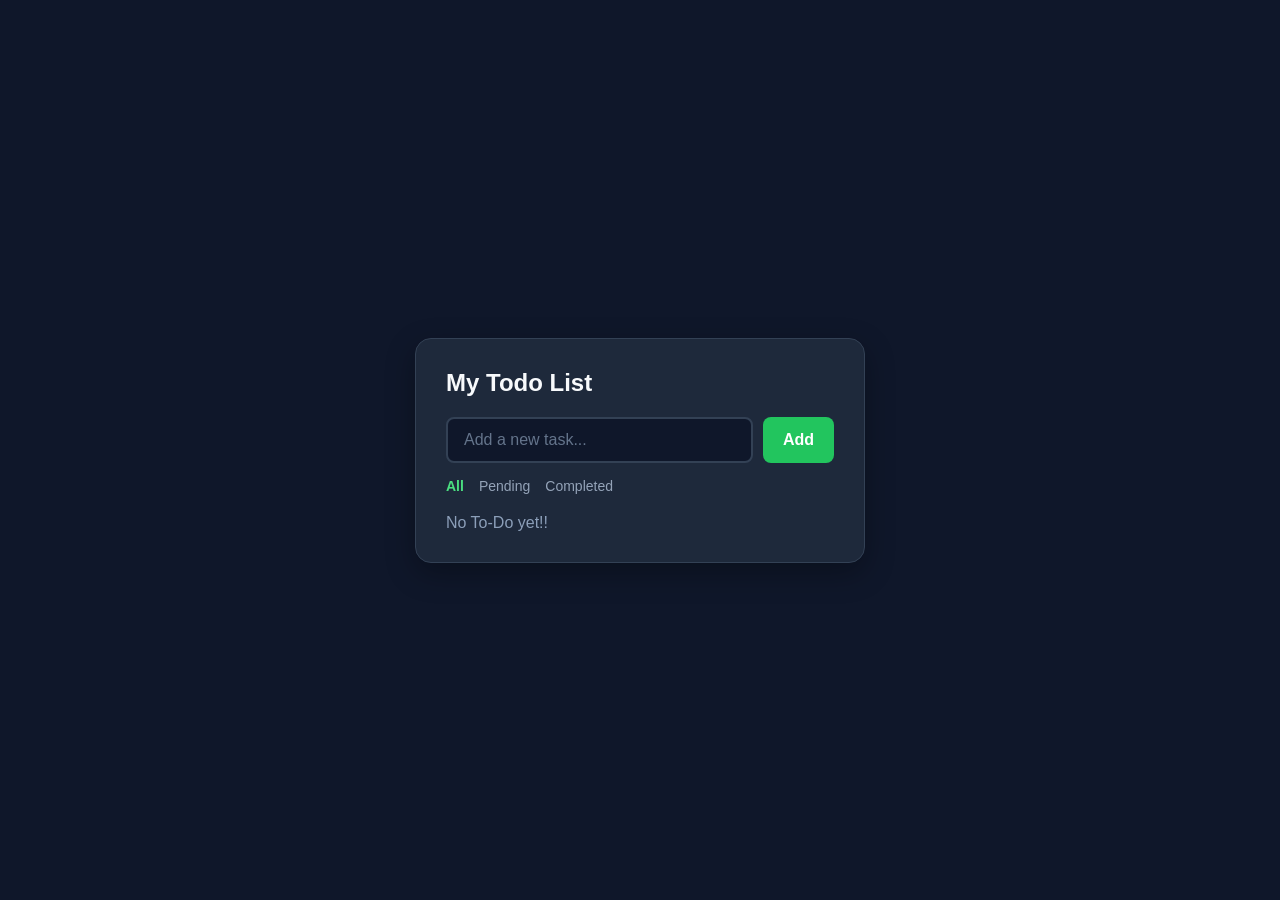
<file: 06. To-Do List JS (Local Storage)/index.html>
<!DOCTYPE html>
<html lang="en">

<head>
    <meta charset="UTF-8">
    <meta name="viewport" content="width=device-width, initial-scale=1.0">
    <title>Minimalist To-Do App</title>
    <link rel="stylesheet" href="style.css">
</head>

<body>

    <div class="todo-container">
        <h2>My Todo List</h2>

        <div id="error-msg" class="error-container">
            <span class="error-text">Please fill out the input field!!</span>
            <button class="error-close-btn">&times;</button>
        </div>

        <div class="todo-input-area">
            <input type="text" id="todo-input" placeholder="Add a new task..." autocomplete="off">
            <button id="add-btn">Add</button>
        </div>

        <div class="todo-filters">
            <span class="filter-btn active" data-filter="all">All</span>
            <span class="filter-btn" data-filter="pending">Pending</span>
            <span class="filter-btn" data-filter="completed">Completed</span>
        </div>

        <ul id="todo-list">
        </ul>
    </div>

</body>
    <script src="main.js"></script>
</html>
</file>
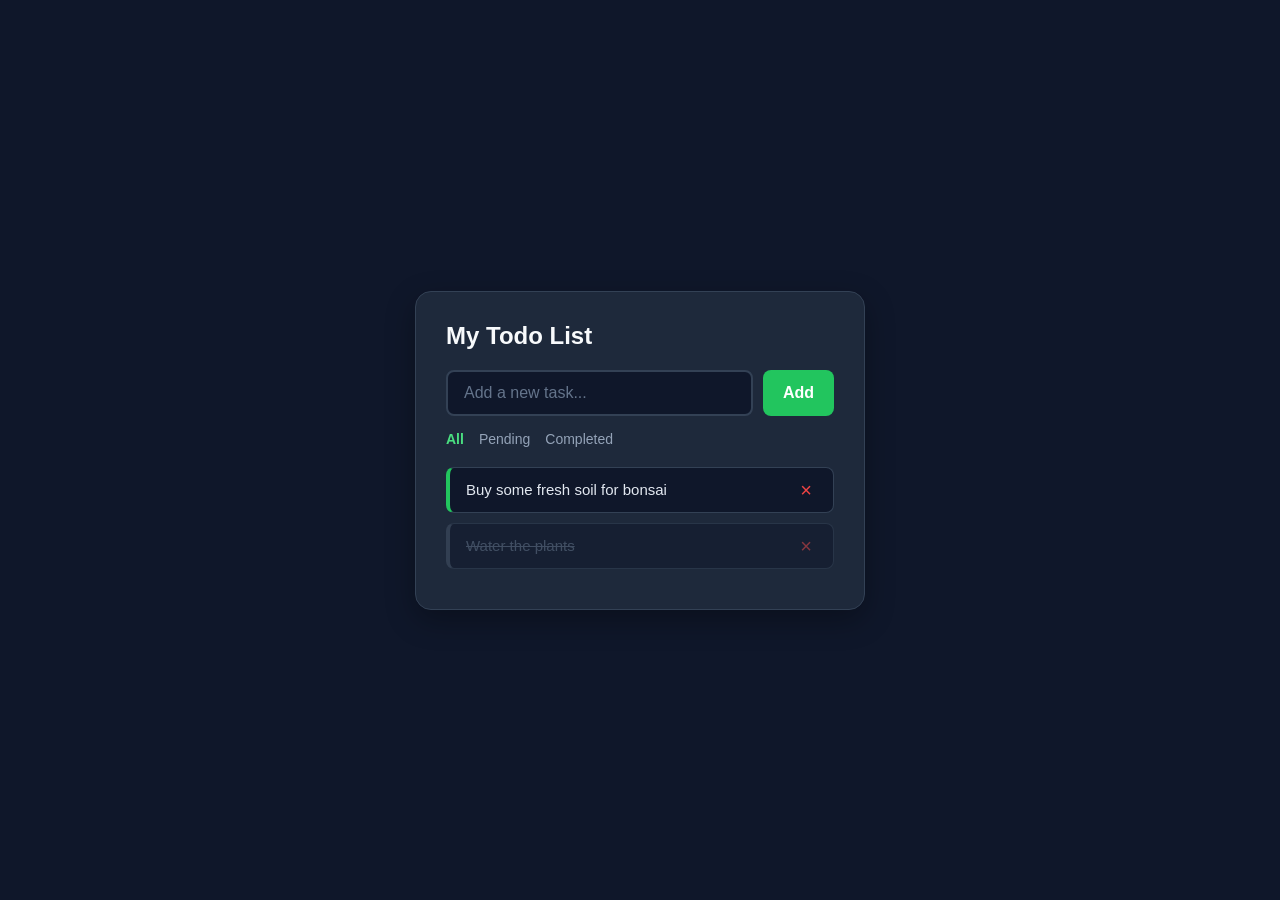
<file: 06. To-Do List JS/index.html>
<!DOCTYPE html>
<html lang="en">

<head>
    <meta charset="UTF-8">
    <meta name="viewport" content="width=device-width, initial-scale=1.0">
    <title>Minimalist To-Do App</title>
    <link rel="stylesheet" href="style.css">
</head>

<body>

    <div class="todo-container">
        <h2>My Todo List</h2>

        <div id="error-msg" class="error-container">
            <span class="error-text">Please fill out the input field!!</span>
            <button class="error-close-btn">&times;</button>
        </div>

        <div class="todo-input-area">
            <input type="text" id="todo-input" placeholder="Add a new task..." autocomplete="off">
            <button id="add-btn">Add</button>
        </div>

        <div class="todo-filters">
            <span class="filter-btn active" data-filter="all">All</span>
            <span class="filter-btn" data-filter="pending">Pending</span>
            <span class="filter-btn" data-filter="completed">Completed</span>
        </div>

        <ul id="todo-list">
            <li class="todo-item">
                <span class="task-text">Buy some fresh soil for bonsai</span>
                <button class="delete-btn">&times;</button>
            </li>

            <li class="todo-item completed">
                <span class="task-text">Water the plants</span>
                <button class="delete-btn">&times;</button>
            </li>
        </ul>
    </div>

</body>
    <script src="main.js"></script>
</html>
</file>
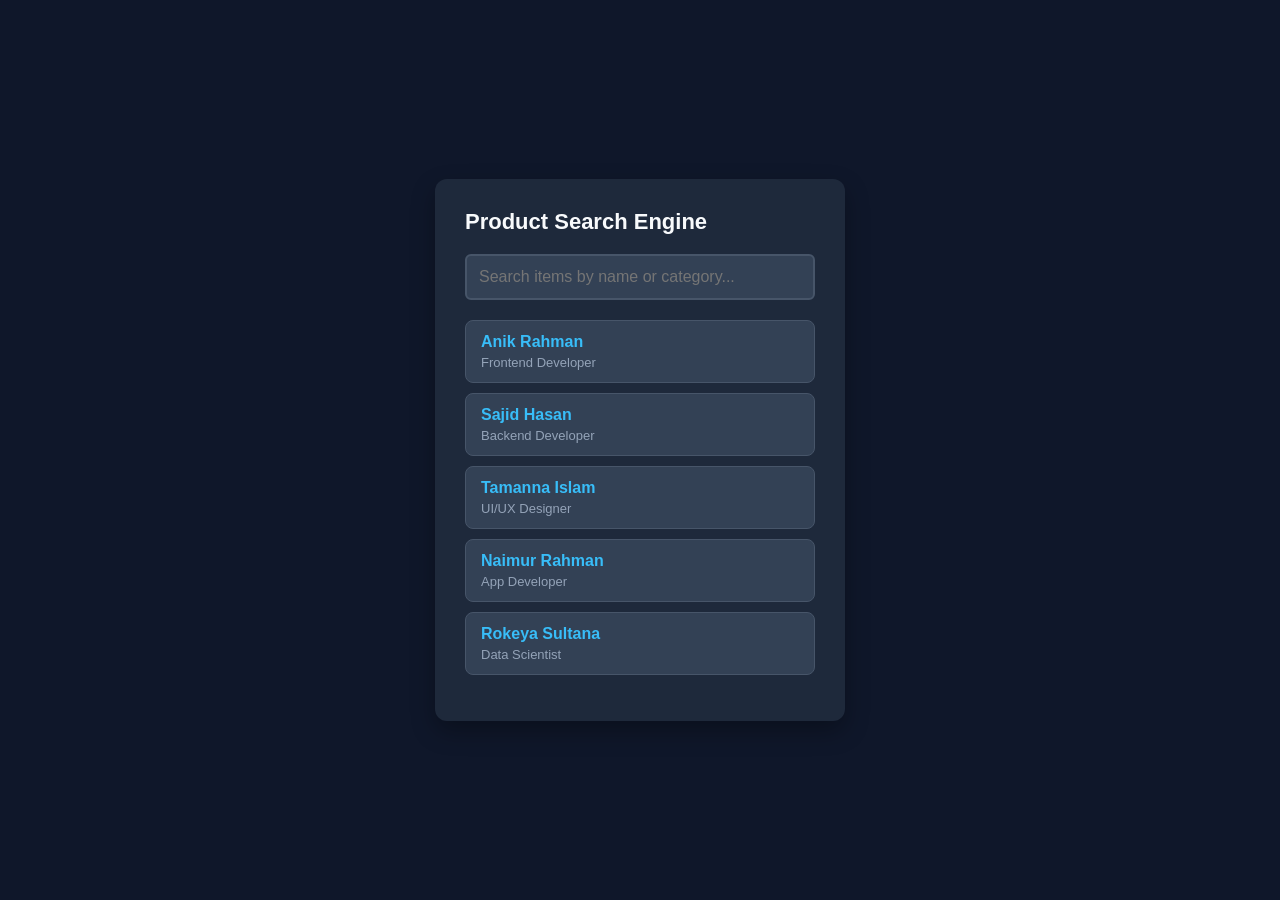
<file: 07. JS Search Feature/index.html>
<!DOCTYPE html>
<html lang="en">

<head>
    <meta charset="UTF-8">
    <meta name="viewport" content="width=device-width, initial-scale=1.0">
    <title>JavaScript Search Feature</title>
    <link rel="stylesheet" href="style.css">
</head>

<body>

    <div class="search-container">
        <h2>Product Search Engine</h2>
        <input type="text" id="searchInput" placeholder="Search items by name or category...">

        <ul id="userList"></ul>
    </div>

    <script src="main.js"></script>
</body>

</html>
</file>
<file: 06. To-Do List JS (Local Storage)/style.css>
/* Reset and Base Styles */
* {
    margin: 0;
    padding: 0;
    box-sizing: border-box;
    font-family: 'Segoe UI', Tahoma, Geneva, Verdana, sans-serif;
}

body {
    background-color: #0f172a;
    /* Deep Dark Slate */
    display: flex;
    justify-content: center;
    align-items: center;
    min-height: 100vh;
    padding: 20px;
}

/* Container Card */
.todo-container {
    background: #1e293b;
    /* Charcoal Dark */
    padding: 30px;
    border-radius: 16px;
    box-shadow: 0 10px 30px rgba(0, 0, 0, 0.3);
    width: 100%;
    max-width: 450px;
    border: 1px solid #334155;
}

h2 {
    color: #f8fafc;
    margin-bottom: 20px;
    font-weight: 600;
}

/* Input Area */
.todo-input-area {
    display: flex;
    gap: 10px;
    margin-bottom: 15px;
}

#todo-input {
    flex: 1;
    padding: 12px 16px;
    background-color: #0f172a;
    border: 2px solid #334155;
    border-radius: 8px;
    font-size: 16px;
    color: #f8fafc;
    outline: none;
    transition: border-color 0.2s;
}

#todo-input::placeholder {
    color: #64748b;
}

#todo-input:focus {
    border-color: #4ade80;
    /* Neon Green Tint */
}

#add-btn {
    background-color: #22c55e;
    color: #ffffff;
    border: none;
    padding: 0 20px;
    border-radius: 8px;
    font-size: 16px;
    font-weight: bold;
    cursor: pointer;
    transition: background 0.2s;
}

#add-btn:hover {
    background-color: #16a34a;
}

/* Filters */
.todo-filters {
    display: flex;
    gap: 15px;
    margin-bottom: 20px;
    font-size: 14px;
    color: #94a3b8;
}

.filter-btn {
    cursor: pointer;
    transition: color 0.2s;
}

.filter-btn.active,
.filter-btn:hover {
    color: #4ade80;
    font-weight: 600;
}

/* Todo List Items */
#todo-list {
    list-style: none;
    max-height: 300px;
    overflow-y: auto;
}

/* Custom Scrollbar for list */
#todo-list::-webkit-scrollbar {
    width: 6px;
}

#todo-list::-webkit-scrollbar-thumb {
    background: #334155;
    border-radius: 4px;
}

.todo-item {
    display: flex;
    justify-content: space-between;
    align-items: center;
    padding: 12px 16px;
    background: #0f172a;
    border-radius: 8px;
    margin-bottom: 10px;
    border-left: 4px solid #22c55e;
    border-top: 1px solid #334155;
    border-right: 1px solid #334155;
    border-bottom: 1px solid #334155;
    transition: all 0.2s ease;
}

.todo-item:hover {
    transform: translateY(-1px);
    background: #1e293b;
    box-shadow: 0 4px 12px rgba(0, 0, 0, 0.2);
}

.task-text {
    color: #e2e8f0;
    font-size: 15px;
    cursor: pointer;
    flex: 1;
}

/* Completed Task State (JS trigger) */
.todo-item.completed {
    border-left-color: #475569;
    opacity: 0.5;
}

.todo-item.completed .task-text {
    text-decoration: line-through;
    color: #64748b;
}

.todo-item.hide {
    display: none;
}

/* Delete Button */
.delete-btn {
    background: none;
    border: none;
    color: #ef4444;
    /* Alert Red */
    font-size: 20px;
    cursor: pointer;
    padding: 0 5px;
    line-height: 1;
    transition: transform 0.1s;
}

.delete-btn:hover {
    transform: scale(1.2);
}

/* Err Message */
.error-container {
    display: none;
    align-items: center;
    justify-content: space-between;
    background-color: rgba(239, 68, 68, 0.15);
    border: 1px solid #ef4444;
    padding: 10px 14px;
    border-radius: 8px;
    margin-bottom: 15px;
}
.error-container.show {
    animation: shake 0.4s ease-in-out;
    display: flex;
}

.error-text {
    color: #fca5a5;
    font-size: 14px;
    font-weight: 500;
}

.error-close-btn {
    background: none;
    border: none;
    color: #fca5a5;
    font-size: 18px;
    cursor: pointer;
    line-height: 1;
    transition: color 0.2s;
}

.error-close-btn:hover {
    color: #ef4444;
}

/* Shake Animation Keyframes */
@keyframes shake {

    0%,
    100% {
        transform: translateX(0);
    }

    25% {
        transform: translateX(-6px);
    }

    50% {
        transform: translateX(6px);
    }

    75% {
        transform: translateX(-4px);
    }
}
</file>
<file: 06. To-Do List JS/style.css>
/* Reset and Base Styles */
* {
    margin: 0;
    padding: 0;
    box-sizing: border-box;
    font-family: 'Segoe UI', Tahoma, Geneva, Verdana, sans-serif;
}

body {
    background-color: #0f172a;
    /* Deep Dark Slate */
    display: flex;
    justify-content: center;
    align-items: center;
    min-height: 100vh;
    padding: 20px;
}

/* Container Card */
.todo-container {
    background: #1e293b;
    /* Charcoal Dark */
    padding: 30px;
    border-radius: 16px;
    box-shadow: 0 10px 30px rgba(0, 0, 0, 0.3);
    width: 100%;
    max-width: 450px;
    border: 1px solid #334155;
}

h2 {
    color: #f8fafc;
    margin-bottom: 20px;
    font-weight: 600;
}

/* Input Area */
.todo-input-area {
    display: flex;
    gap: 10px;
    margin-bottom: 15px;
}

#todo-input {
    flex: 1;
    padding: 12px 16px;
    background-color: #0f172a;
    border: 2px solid #334155;
    border-radius: 8px;
    font-size: 16px;
    color: #f8fafc;
    outline: none;
    transition: border-color 0.2s;
}

#todo-input::placeholder {
    color: #64748b;
}

#todo-input:focus {
    border-color: #4ade80;
    /* Neon Green Tint */
}

#add-btn {
    background-color: #22c55e;
    color: #ffffff;
    border: none;
    padding: 0 20px;
    border-radius: 8px;
    font-size: 16px;
    font-weight: bold;
    cursor: pointer;
    transition: background 0.2s;
}

#add-btn:hover {
    background-color: #16a34a;
}

/* Filters */
.todo-filters {
    display: flex;
    gap: 15px;
    margin-bottom: 20px;
    font-size: 14px;
    color: #94a3b8;
}

.filter-btn {
    cursor: pointer;
    transition: color 0.2s;
}

.filter-btn.active,
.filter-btn:hover {
    color: #4ade80;
    font-weight: 600;
}

/* Todo List Items */
#todo-list {
    list-style: none;
    max-height: 300px;
    overflow-y: auto;
}

/* Custom Scrollbar for list */
#todo-list::-webkit-scrollbar {
    width: 6px;
}

#todo-list::-webkit-scrollbar-thumb {
    background: #334155;
    border-radius: 4px;
}

.todo-item {
    display: flex;
    justify-content: space-between;
    align-items: center;
    padding: 12px 16px;
    background: #0f172a;
    border-radius: 8px;
    margin-bottom: 10px;
    border-left: 4px solid #22c55e;
    border-top: 1px solid #334155;
    border-right: 1px solid #334155;
    border-bottom: 1px solid #334155;
    transition: all 0.2s ease;
}

.todo-item:hover {
    transform: translateY(-1px);
    background: #1e293b;
    box-shadow: 0 4px 12px rgba(0, 0, 0, 0.2);
}

.task-text {
    color: #e2e8f0;
    font-size: 15px;
    cursor: pointer;
    flex: 1;
}

/* Completed Task State (JS trigger) */
.todo-item.completed {
    border-left-color: #475569;
    opacity: 0.5;
}

.todo-item.completed .task-text {
    text-decoration: line-through;
    color: #64748b;
}

.todo-item.hide {
    display: none;
}

/* Delete Button */
.delete-btn {
    background: none;
    border: none;
    color: #ef4444;
    /* Alert Red */
    font-size: 20px;
    cursor: pointer;
    padding: 0 5px;
    line-height: 1;
    transition: transform 0.1s;
}

.delete-btn:hover {
    transform: scale(1.2);
}

/* Err Message */
.error-container {
    display: none;
    align-items: center;
    justify-content: space-between;
    background-color: rgba(239, 68, 68, 0.15);
    border: 1px solid #ef4444;
    padding: 10px 14px;
    border-radius: 8px;
    margin-bottom: 15px;
}
.error-container.show {
    animation: shake 0.4s ease-in-out;
    display: flex;
}

.error-text {
    color: #fca5a5;
    font-size: 14px;
    font-weight: 500;
}

.error-close-btn {
    background: none;
    border: none;
    color: #fca5a5;
    font-size: 18px;
    cursor: pointer;
    line-height: 1;
    transition: color 0.2s;
}

.error-close-btn:hover {
    color: #ef4444;
}

/* Shake Animation Keyframes */
@keyframes shake {

    0%,
    100% {
        transform: translateX(0);
    }

    25% {
        transform: translateX(-6px);
    }

    50% {
        transform: translateX(6px);
    }

    75% {
        transform: translateX(-4px);
    }
}
</file>
<file: 07. JS Search Feature/style.css>
body {
    font-family: 'Arial', sans-serif;
    background-color: #0f172a;
    /* Deep dark background */
    display: flex;
    justify-content: center;
    align-items: center;
    height: 100vh;
    margin: 0;
}

.search-container {
    background: #1e293b;
    /* Dark card background */
    padding: 30px;
    border-radius: 12px;
    box-shadow: 0 10px 25px rgba(0, 0, 0, 0.3);
    width: 350px;
}

h2 {
    margin-top: 0;
    color: #f8fafc;
    /* White text */
    font-size: 22px;
}

#searchInput {
    width: 100%;
    padding: 12px;
    background-color: #334155;
    border: 2px solid #475569;
    border-radius: 6px;
    font-size: 16px;
    color: #ffffff;
    box-sizing: border-box;
    transition: border-color 0.3s;
}

#searchInput:focus {
    border-color: #38bdf8;
    /* Sky blue accent */
    outline: none;
}

#userList {
    list-style: none;
    padding: 0;
    margin-top: 20px;
}

/* Sample Card Style */
.user-item {
    background: #334155;
    padding: 12px 15px;
    border-radius: 8px;
    margin-bottom: 10px;
    border: 1px solid #475569;
    transition: transform 0.2s, background 0.2s;
}

.user-item:hover {
    background-color: #475569;
    transform: translateY(-2px);
}

.user-name {
    font-weight: bold;
    color: #38bdf8;
    /* Glowing text */
    display: block;
}

.user-role {
    font-size: 13px;
    color: #94a3b8;
    /* Muted text */
    display: block;
    margin-top: 4px;
}
</file>
